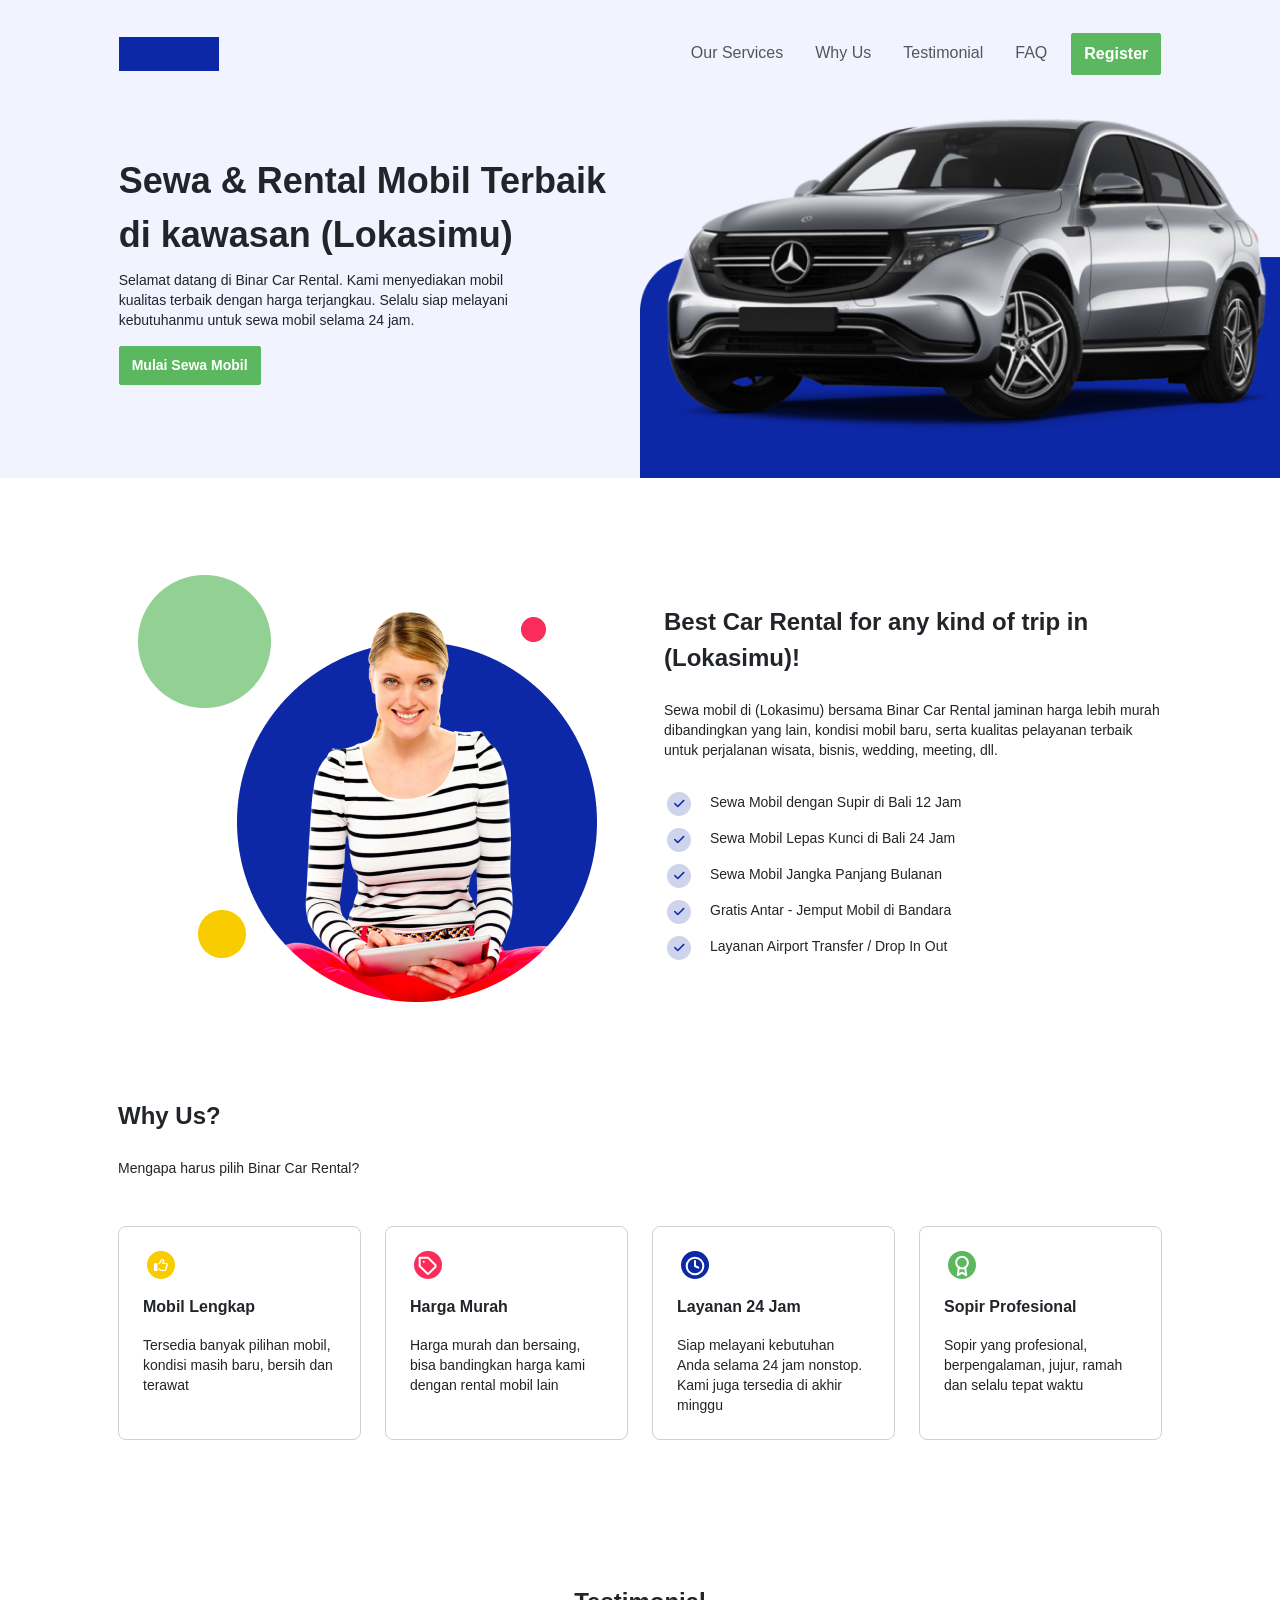
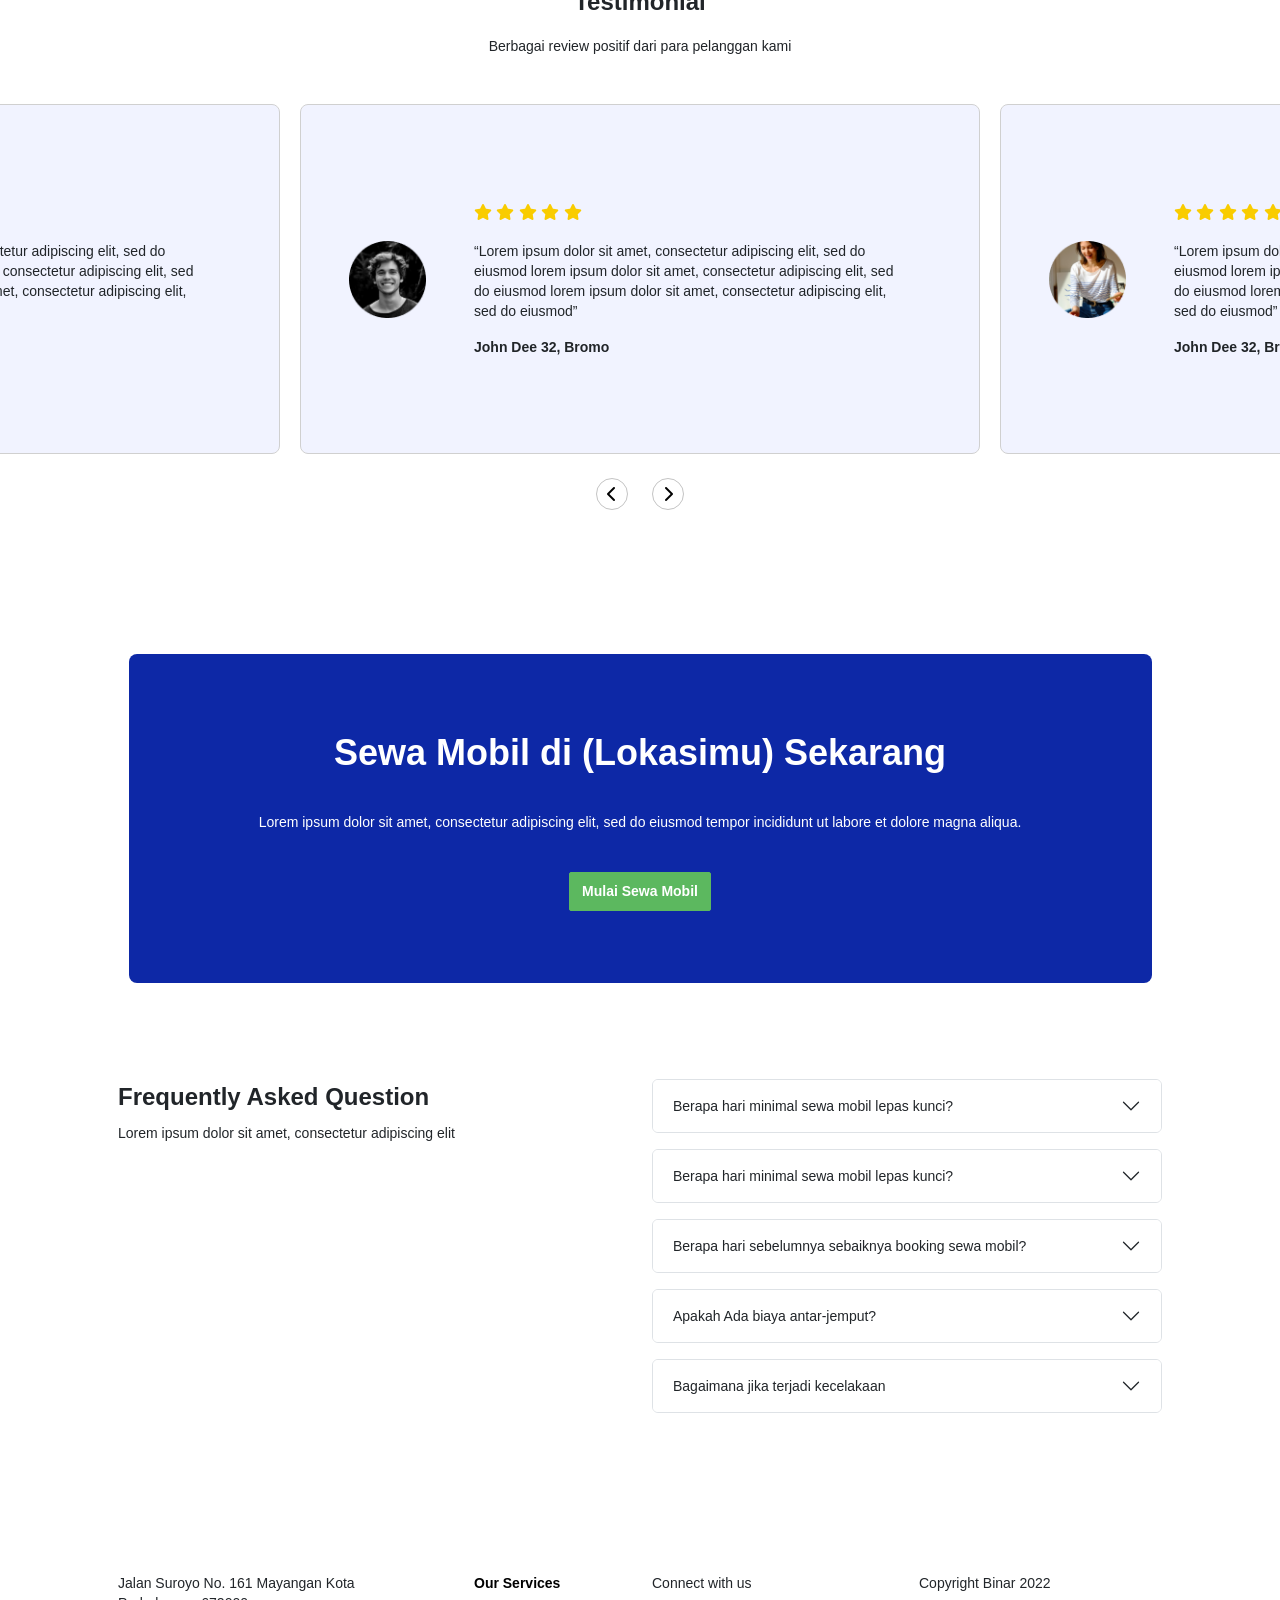
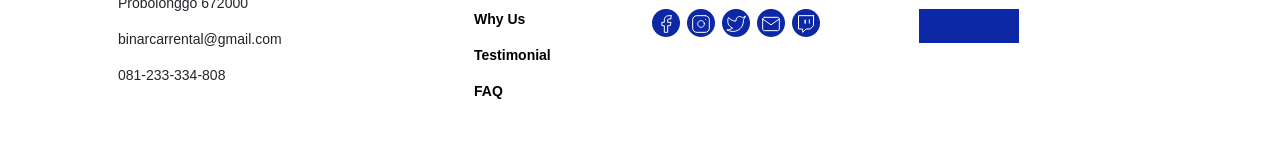
<file: public/index.html>
<!DOCTYPE html>
<html lang="en">

<head>
    <meta charset="UTF-8" />
    <meta name="viewport" content="width=device-width, initial-scale=1.0" />
    <!-- Bootstrap -->
    <link href="https://cdn.jsdelivr.net/npm/bootstrap@5.3.3/dist/css/bootstrap.min.css" rel="stylesheet" integrity="sha384-QWTKZyjpPEjISv5WaRU9OFeRpok6YctnYmDr5pNlyT2bRjXh0JMhjY6hW+ALEwIH" crossorigin="anonymous" />
    <!-- Font Helvetica Neue -->
    <link href="https://fonts.cdnfonts.com/css/helvetica-neue-5" rel="stylesheet" />
    <!-- Icons -->
    <link rel="stylesheet" href="https://cdnjs.cloudflare.com/ajax/libs/font-awesome/6.5.1/css/all.min.css" />

    <!-- Owl Carousel -->
    <link rel="stylesheet" href="https://cdnjs.cloudflare.com/ajax/libs/OwlCarousel2/2.3.4/assets/owl.carousel.min.css" integrity="sha512-tS3S5qG0BlhnQROyJXvNjeEM4UpMXHrQfTGmbQ1gKmelCxlSEBUaxhRBj/EFTzpbP4RVSrpEikbmdJobCvhE3g==" crossorigin="anonymous" referrerpolicy="no-referrer"
    />

    <link rel="stylesheet" href="https://cdnjs.cloudflare.com/ajax/libs/OwlCarousel2/2.3.4/assets/owl.theme.default.min.css" integrity="sha512-sMXtMNL1zRzolHYKEujM2AqCLUR9F2C4/05cdbxjjLSRvMQIciEPCQZo++nk7go3BtSuK9kfa/s+a4f4i5pLkw==" crossorigin="anonymous"
        referrerpolicy="no-referrer" />
    <!-- CSS File -->
    <link rel="stylesheet" href="css/styles.css" />
    <title>Landing page</title>
</head>

<body>
    <nav class="navbar navbar-expand-lg bg--blue">
        <div class="container-fluid col-lg-10 py-4 d-flex justify-content-between align-items-center">
            <a class="navbar-brand" href="/">
                <img src="images\logo.svg" alt="logo" />
            </a>
            <button class="navbar-toggler" type="button" data-bs-toggle="offcanvas" data-bs-target="#offcanvasNavbar" aria-controls="offcanvasNavbar" aria-expanded="false" aria-label="Toggle navigation">
        <span class="navbar-toggler-icon"></span>
      </button>
            <div class="offcanvas offcanvas-end sm-w-50" tabindex="-1" id="offcanvasNavbar" aria-labelledby="offcanvasNavbarLabel">
                <div class="offcanvas-header">
                    <h5 class="offcanvas-title" id="offcanvasNavbarLabel">BCR</h5>
                    <button type="button" class="btn-close" data-bs-dismiss="offcanvas" aria-label="Close"></button>
                </div>
                <div class="offcanvas-body py-0">
                    <ul class="navbar-nav gap-3 justify-content-end flex-grow-1 me-auto mb-2 mb-lg-0">
                        <li class="nav-item">
                            <a class="nav-link" aria-current="page" href="#our-services">Our Services</a>
                        </li>
                        <li class="nav-item">
                            <a class="nav-link" aria-current="page" href="#why-us">Why Us</a>
                        </li>
                        <li class="nav-item">
                            <a class="nav-link" aria-current="page" href="#testimonial">Testimonial</a>
                        </li>
                        <li class="nav-item">
                            <a class="nav-link" aria-current="page" href="#FAQ">FAQ</a>
                        </li>
                        <li class="nav-item">
                            <button type="button" class="btn--primary-green">Register</button>
                        </li>
                    </ul>
                </div>
            </div>
        </div>
    </nav>


    <section id="hero" class="bg--blue mb-5">
        <article class="row no-margin align-items-center justify-content-end">
            <div class="col-lg-5 col-sm col-md align-items-center">
                <h1 class="header__title">
                    Sewa & Rental Mobil Terbaik di kawasan (Lokasimu)
                </h1>
                <div class="col-sm-10">
                    <p class="header__article mt-2 text-sm-start">
                        Selamat datang di Binar Car Rental. Kami menyediakan mobil kualitas terbaik dengan harga terjangkau. Selalu siap melayani kebutuhanmu untuk sewa mobil selama 24 jam.
                    </p>
                </div>
                <a href="/">
                    <button class="btn--primary-green mb-5">Mulai Sewa Mobil</button>
                </a>
            </div>
            <div class="no-padding col-10 col-lg-6 col-sm-12 col-md-12 d-flex justify-content-end">
                <img src="images\img_car.png" style="max-width: 100%; height: auto" class="img-fluid " alt="car" loading="lazy" />
            </div>
        </article>
    </section>

    <section id="our-services" class="container px-5 py-5 mb-5 align-items-center justify-content-center">
        <article class="row align-items-center g-5 justify-content-center">
            <div class="col-10 col-sm-12 col-lg-6">
                <img src="images/img_service.png" style="max-width: 100%; height: auto" class="me-5 d-block mx-lg-auto img-fluid" alt="service lady" loading="lazy" />
            </div>
            <div class="col-lg-6">
                <h2 class="services__title pb-3 fw-bold">
                    Best Car Rental for any kind of trip in (Lokasimu)!
                </h2>
                <p class="col-lg-12 services__article pb-3">
                    Sewa mobil di (Lokasimu) bersama Binar Car Rental jaminan harga lebih murah dibandingkan yang lain, kondisi mobil baru, serta kualitas pelayanan terbaik untuk perjalanan wisata, bisnis, wedding, meeting, dll.
                </p>
                <div class="d-flex flex-row gap-3">
                    <span class="fa-stack fa-2x fa-xs">
            <i class="fas fa-circle fa-stack-2x color-primary-blue-01"></i>
            <i class="fas fa-check fa-stack-1x fa-inverse color-primary-blue-04"></i>
          </span>
                    <p class="services__article leading-5">
                        Sewa Mobil dengan Supir di Bali 12 Jam
                    </p>
                </div>
                <div class="d-flex flex-row gap-3">
                    <span class="fa-stack fa-2x fa-xs">
            <i class="fas fa-circle fa-stack-2x color-primary-blue-01"></i>
            <i class="fas fa-check fa-stack-1x fa-inverse color-primary-blue-04"></i>
          </span>
                    <p class="services__article leading-5">
                        Sewa Mobil Lepas Kunci di Bali 24 Jam
                    </p>
                </div>
                <div class="d-flex flex-row gap-3">
                    <span class="fa-stack fa-2x fa-xs">
            <i class="fas fa-circle fa-stack-2x color-primary-blue-01"></i>
            <i class="fas fa-check fa-stack-1x fa-inverse color-primary-blue-04"></i>
          </span>
                    <p class="services__article leading-5">
                        Sewa Mobil Jangka Panjang Bulanan
                    </p>
                </div>
                <div class="d-flex flex-row gap-3">
                    <span class="fa-stack fa-2x fa-xs">
            <i class="fas fa-circle fa-stack-2x color-primary-blue-01"></i>
            <i class="fas fa-check fa-stack-1x fa-inverse color-primary-blue-04"></i>
          </span>
                    <p class="services__article leading-5">
                        Gratis Antar - Jemput Mobil di Bandara
                    </p>
                </div>
                <div class="d-flex flex-row gap-3">
                    <span class="fa-stack fa-2x fa-xs">
            <i class="fas fa-circle fa-stack-2x color-primary-blue-01"></i>
            <i class="fas fa-check fa-stack-1x fa-inverse color-primary-blue-04"></i>
          </span>
                    <p class="services__article leading-5">
                        Layanan Airport Transfer / Drop In Out
                    </p>
                </div>
            </div>
        </article>
    </section>

    <section id="why-us" class="container d-flex flex-column px-5 pb-5 mb-5 align-items-start">
        <div class="row">
            <h2 class="why-us__title fw-bold mb-4">Why Us?</h2>
            <p class="why-us__article mb-5">Mengapa harus pilih Binar Car Rental?</p>
            <div class="d-flex flex-column gap-4">
                <div class="row card-row">
                    <div class="col-sm">
                        <div class="card">
                            <div class="card-body p-4">
                                <span class="fa-stack fa-2x fa-sm mb-3">
                  <i class="fas fa-circle fa-stack-2x" style="color: var(--danger)"></i>
                  <i class="fa-regular fa-thumbs-up fa-stack-1x fa-inverse"></i>
                </span>
                                <h5 class="card-title mb-3">Mobil Lengkap</h5>
                                <p class="card-text">
                                    Tersedia banyak pilihan mobil, kondisi masih baru, bersih dan terawat
                                </p>
                            </div>
                        </div>
                    </div>
                    <div class="col-sm">
                        <div class="card">
                            <div class="card-body p-4">
                                <span class="fa-stack fa-2x fa-sm mb-3">
                  <i class="fas fa-circle fa-stack-2x" style="color: #fa2c5a"></i>
                  <i class="fa-stack-1x fa-inverse">
                    <img src="images\fi_tag.svg" />
                  </i>
                </span>
                                <h5 class="card-title mb-3">Harga Murah</h5>
                                <p class="card-text">
                                    Harga murah dan bersaing, bisa bandingkan harga kami dengan rental mobil lain
                                </p>
                            </div>
                        </div>
                    </div>
                    <div class="col-sm">
                        <div class="card">
                            <div class="card-body p-4">
                                <span class="fa-stack fa-2x fa-sm mb-3">
                  <i class="fas fa-circle fa-stack-2x" style="color: var(--primary-blue-04)"></i>
                  <i class="fa-stack-1x fa-inverse">
                    <img src="images\fi_clock.svg" />
                  </i>
                </span>
                                <h5 class="card-title mb-3">Layanan 24 Jam</h5>
                                <p class="card-text">
                                    Siap melayani kebutuhan Anda selama 24 jam nonstop. Kami juga tersedia di akhir minggu
                                </p>
                            </div>
                        </div>
                    </div>
                    <div class="col-sm">
                        <div class="card">
                            <div class="card-body p-4">
                                <span class="fa-stack fa-2x fa-sm mb-3">
                  <i class="fas fa-circle fa-stack-2x" style="color: var(--primary-green-04)"></i>
                  <i class="fa-stack-1x fa-inverse">
                    <img src="images\fi_award.svg" />
                  </i>
                </span>
                                <h5 class="card-title mb-3">Sopir Profesional</h5>
                                <p class="card-text">
                                    Sopir yang profesional, berpengalaman, jujur, ramah dan selalu tepat waktu
                                </p>
                            </div>
                        </div>
                    </div>
                </div>
            </div>
        </div>
    </section>

    <section id="testimonial" class="d-flex flex-column align-items-center my-5 py-5">
        <h2 class="testimonial__title fw-bold mb-3">Testimonial</h2>
        <p class="testimonial__article mb-5">
            Berbagai review positif dari para pelanggan kami
        </p>
        <div id="slider" class="owl-carousel owl-theme">
            <div class="card col-lg-12 px-5 py-5 bg--blue align-items-center justify-items-center">
                <div class="row d-flex align-items-center justify-items-center gap-4">
                    <div class="col-lg-2 col-md-5 col-sm-5">
                        <img src="images\img_testi1.png" />
                    </div>
                    <div class="col-lg-9 my-5">
                        <i class="fa-solid fa-star" style="color: var(--danger)"></i>
                        <i class="fa-solid fa-star" style="color: var(--danger)"></i>
                        <i class="fa-solid fa-star" style="color: var(--danger)"></i>
                        <i class="fa-solid fa-star" style="color: var(--danger)"></i>
                        <i class="fa-solid fa-star" style="color: var(--danger)"></i>
                        <p class="card-text my-3">
                            “Lorem ipsum dolor sit amet, consectetur adipiscing elit, sed do eiusmod lorem ipsum dolor sit amet, consectetur adipiscing elit, sed do eiusmod lorem ipsum dolor sit amet, consectetur adipiscing elit, sed do eiusmod”
                        </p>
                        <p class="card-text fw-bold">John Dee 32, Bromo</p>
                    </div>
                </div>
            </div>
            <div class="card col-lg-12 px-5 py-5 bg--blue">
                <div class="row d-flex align-items-center justify-items-center gap-4">
                    <div class="col-lg-2 col-md-5">
                        <img src="images\img_testi2.png" />
                    </div>
                    <div class="col-lg-9 my-5">
                        <i class="fa-solid fa-star" style="color: var(--danger)"></i>
                        <i class="fa-solid fa-star" style="color: var(--danger)"></i>
                        <i class="fa-solid fa-star" style="color: var(--danger)"></i>
                        <i class="fa-solid fa-star" style="color: var(--danger)"></i>
                        <i class="fa-solid fa-star" style="color: var(--danger)"></i>
                        <p class="card-text my-3">
                            “Lorem ipsum dolor sit amet, consectetur adipiscing elit, sed do eiusmod lorem ipsum dolor sit amet, consectetur adipiscing elit, sed do eiusmod lorem ipsum dolor sit amet, consectetur adipiscing elit, sed do eiusmod”
                        </p>
                        <p class="card-text fw-bold">John Dee 32, Bromo</p>
                    </div>
                </div>
            </div>
        </div>
        <div class="carousel-button__custom mt-4">
            <div class="carousel-button__previous">
                <span class="arrow-circle left"><i class="fas fa-chevron-left"></i></span>
            </div>
            <div class="carousel-button__next">
                <span class="arrow-circle right"><i class="fas fa-chevron-right"></i></span>
            </div>
        </div>
    </section>

    <section id="jumbotron" class="container my-5 py-5">
        <div class="container col-lg-11 p-5 text-center rounded-3" style="background-color: var(--primary-blue-04)">
            <h1 class="jumbotron__title p-4" style="color: white">
                Sewa Mobil di (Lokasimu) Sekarang
            </h1>
            <p class="jumbotron__article pb-4" style="color: white">
                Lorem ipsum dolor sit amet, consectetur adipiscing elit, sed do eiusmod tempor incididunt ut labore et dolore magna aliqua.
            </p>
            <a href="/">
                <button class="btn--primary-green mb-4">Mulai Sewa Mobil</button>
            </a>
        </div>
    </section>

    <section id="FAQ" class="container my-5 px-5 pb-5 align-items-start">
        <div class="row">
            <div class="col-md-6">
                <h1 class="FAQ__title">Frequently Asked Question</h1>
                <p class="FAQ__article">
                    Lorem ipsum dolor sit amet, consectetur adipiscing elit
                </p>
            </div>
            <div class="col-md-6">
                <div class="row mb-3">
                    <div>
                        <div class="accordion" id="accordionGroup1">
                            <div class="accordion-item">
                                <h2 class="accordion-header">
                                    <button class="accordion-button collapsed FAQ__article" type="button" data-bs-toggle="collapse" data-bs-target="#collapseOne" aria-expanded="false" aria-controls="collapseOne">
                    Berapa hari minimal sewa mobil lepas kunci?
                  </button>
                                </h2>
                                <div id="collapseOne" class="accordion-collapse collapse" data-bs-parent="#accordionGroup1">
                                    <div class="accordion-body">
                                        <p class="FAQ__article">
                                            Lorem ipsum dolor sit amet, consectetur adipiscing elit, sed do eiusmod tempor incididunt ut labore et dolore magna aliqua. Ut enim ad minim veniam, quis nostrud exercitation ullamco laboris nisi ut aliquip ex ea commodo consequat. Duis aute irure dolor
                                            in reprehenderit in voluptate velit esse cillum dolore eu fugiat nulla pariatur. Excepteur sint occaecat cupidatat non proident, sunt in culpa qui officia deserunt mollit anim id est laborum.
                                        </p>
                                    </div>
                                </div>
                            </div>
                        </div>
                    </div>
                </div>

                <div class="row mb-3">
                    <div>
                        <div class="accordion" id="accordionGroup2">
                            <div class="accordion-item">
                                <h2 class="accordion-header">
                                    <button class="accordion-button collapsed FAQ__article" type="button" data-bs-toggle="collapse" data-bs-target="#collapseTwo" aria-expanded="false" aria-controls="collapseTwo">
                    Berapa hari minimal sewa mobil lepas kunci?
                  </button>
                                </h2>
                                <div id="collapseTwo" class="accordion-collapse collapse" data-bs-parent="#accordionGroup2">
                                    <div class="accordion-body">
                                        <p class="FAQ__article">
                                            Lorem ipsum dolor sit amet, consectetur adipiscing elit, sed do eiusmod tempor incididunt ut labore et dolore magna aliqua. Ut enim ad minim veniam, quis nostrud exercitation ullamco laboris nisi ut aliquip ex ea commodo consequat. Duis aute irure dolor
                                            in reprehenderit in voluptate velit esse cillum dolore eu fugiat nulla pariatur. Excepteur sint occaecat cupidatat non proident, sunt in culpa qui officia deserunt mollit anim id est laborum.
                                        </p>
                                    </div>
                                </div>
                            </div>
                        </div>
                    </div>
                </div>

                <div class="row mb-3">
                    <div>
                        <div class="accordion" id="accordionGroup3">
                            <div class="accordion-item">
                                <h2 class="accordion-header">
                                    <button class="accordion-button collapsed FAQ__article" type="button" data-bs-toggle="collapse" data-bs-target="#collapseThree" aria-expanded="false" aria-controls="collapseThree">
                    Berapa hari sebelumnya sebaiknya booking sewa mobil?
                  </button>
                                </h2>
                                <div id="collapseThree" class="accordion-collapse collapse" data-bs-parent="#accordionGroup3">
                                    <div class="accordion-body">
                                        <p class="FAQ__article">
                                            Lorem ipsum dolor sit amet, consectetur adipiscing elit, sed do eiusmod tempor incididunt ut labore et dolore magna aliqua. Ut enim ad minim veniam, quis nostrud exercitation ullamco laboris nisi ut aliquip ex ea commodo consequat. Duis aute irure dolor
                                            in reprehenderit in voluptate velit esse cillum dolore eu fugiat nulla pariatur. Excepteur sint occaecat cupidatat non proident, sunt in culpa qui officia deserunt mollit anim id est laborum.
                                        </p>
                                    </div>
                                </div>
                            </div>
                        </div>
                    </div>
                </div>

                <div class="row mb-3">
                    <div>
                        <div class="accordion" id="accordionGroup4">
                            <div class="accordion-item">
                                <h2 class="accordion-header">
                                    <button class="accordion-button collapsed FAQ__article" type="button" data-bs-toggle="collapse" data-bs-target="#collapseFour" aria-expanded="false" aria-controls="collapseFour">
                    Apakah Ada biaya antar-jemput?
                  </button>
                                </h2>
                                <div id="collapseFour" class="accordion-collapse collapse" data-bs-parent="#accordionGroup4">
                                    <div class="accordion-body">
                                        <p class="FAQ__article">
                                            Lorem ipsum dolor sit amet, consectetur adipiscing elit, sed do eiusmod tempor incididunt ut labore et dolore magna aliqua. Ut enim ad minim veniam, quis nostrud exercitation ullamco laboris nisi ut aliquip ex ea commodo consequat. Duis aute irure dolor
                                            in reprehenderit in voluptate velit esse cillum dolore eu fugiat nulla pariatur. Excepteur sint occaecat cupidatat non proident, sunt in culpa qui officia deserunt mollit anim id est laborum.
                                        </p>
                                    </div>
                                </div>
                            </div>
                        </div>
                    </div>
                </div>

                <div class="row mb-3">
                    <div>
                        <div class="accordion" id="accordionGroup5">
                            <div class="accordion-item">
                                <h2 class="accordion-header">
                                    <button class="accordion-button collapsed FAQ__article" type="button" data-bs-toggle="collapse" data-bs-target="#collapseFive" aria-expanded="false" aria-controls="collapseFive">
                    Bagaimana jika terjadi kecelakaan
                  </button>
                                </h2>
                                <div id="collapseFive" class="accordion-collapse collapse" data-bs-parent="#accordionGroup5">
                                    <div class="accordion-body">
                                        <p class="FAQ__article">
                                            Lorem ipsum dolor sit amet, consectetur adipiscing elit, sed do eiusmod tempor incididunt ut labore et dolore magna aliqua. Ut enim ad minim veniam, quis nostrud exercitation ullamco laboris nisi ut aliquip ex ea commodo consequat. Duis aute irure dolor
                                            in reprehenderit in voluptate velit esse cillum dolore eu fugiat nulla pariatur. Excepteur sint occaecat cupidatat non proident, sunt in culpa qui officia deserunt mollit anim id est laborum.
                                        </p>
                                    </div>
                                </div>
                            </div>
                        </div>
                    </div>
                </div>
            </div>
    </section>

    <section id="footer" class="container px-5 py-5 align-items-start">
        <div class="row">
            <div class="col-md-4 pe-5 footer__article">
                <p>Jalan Suroyo No. 161 Mayangan Kota Probolonggo 672000</p>
                <p>binarcarrental@gmail.com</p>
                <p>081-233-334-808</p>
            </div>
            <div class="col-md-2">
                <a href="#our-services">
                    <p class="footer__article fw-bold">Our Services</p>
                </a>
                <a href="#why-us">
                    <p class="footer__article fw-bold">Why Us</p>
                </a>
                <a href="#testimonial">
                    <p class="footer__article fw-bold">Testimonial</p>
                </a>
                <a href="#FAQ">
                    <p class="footer__article fw-bold">FAQ</p>
                </a>
            </div>
            <div class="col-md-3">
                <p class="footer__article">Connect with us</p>
                <div class="row ps-2">
                    <span class="fa-stack fa-2x fa-sm mb-3">
            <i class="fas fa-circle fa-stack-2x" style="color: var(--primary-blue-04)"></i>
            <i class="fa-stack-1x fa-inverse">
              <img src="images\fi_facebook.svg" />
            </i>
          </span>
                    <span class="fa-stack fa-2x fa-sm mb-3">
            <i class="fas fa-circle fa-stack-2x" style="color: var(--primary-blue-04)"></i>
            <i class="fa-stack-1x fa-inverse">
              <img src="images\fi_instagram.svg" />
            </i>
          </span>
                    <span class="fa-stack fa-2x fa-sm mb-3">
            <i class="fas fa-circle fa-stack-2x" style="color: var(--primary-blue-04)"></i>
            <i class="fa-stack-1x fa-inverse">
              <img src="images\fi_twitter.svg" />
            </i>
          </span>
                    <span class="fa-stack fa-2x fa-sm mb-3">
            <i class="fas fa-circle fa-stack-2x" style="color: var(--primary-blue-04)"></i>
            <i class="fa-stack-1x fa-inverse">
              <img src="images\fi_mail.svg" />
            </i>
          </span>
                    <span class="fa-stack fa-2x fa-sm mb-3">
            <i class="fas fa-circle fa-stack-2x" style="color: var(--primary-blue-04)"></i>
            <i class="fa-stack-1x fa-inverse">
              <img src="images\fi_twitch.svg" />
            </i>
          </span>
                </div>
            </div>
            <div class="col">
                <p class="footer__article">Copyright Binar 2022</p>
                <a class="navbar-brand" href="/">
                    <img src="images\logo.svg" alt="logo" />
                </a>
            </div>
        </div>
    </section>

    <!-- Owl Carousel JS -->
    <script src="https://cdnjs.cloudflare.com/ajax/libs/jquery/3.6.0/jquery.min.js" integrity="sha512-894YE6QWD5I59HgZOGReFYm4dnWc1Qt5NtvYSaNcOP+u1T9qYdvdihz0PPSiiqn/+/3e7Jo4EaG7TubfWGUrMQ==" crossorigin="anonymous" referrerpolicy="no-referrer"></script>

    <script src="https://cdnjs.cloudflare.com/ajax/libs/OwlCarousel2/2.3.4/owl.carousel.min.js" integrity="sha512-bPs7Ae6pVvhOSiIcyUClR7/q2OAsRiovw4vAkX+zJbw3ShAeeqezq50RIIcIURq7Oa20rW2n2q+fyXBNcU9lrw==" crossorigin="anonymous" referrerpolicy="no-referrer"></script>

    <script type="text/javascript">
        $(document).ready(function() {
            var owl = $("#slider");

            owl.owlCarousel({
                loop: true,
                margin: 20,
                nav: false,
                // navText: [prevIcon, nextIcon],
                autoplay: false,
                dots: false,
                responsive: {
                    0: {
                        items: 1,
                    },
                    577: {
                        items: 1,
                        stagePadding: 180,
                    },
                    1080: {
                        items: 1,
                        stagePadding: 300,
                    },
                },
            });

            // Custom Button
            $(".carousel-button__next").click(function() {
                owl.trigger("next.owl.carousel");
            });
            $(".carousel-button__previous").click(function() {
                owl.trigger("prev.owl.carousel");
            });
        });
    </script>

    <!-- Bootstrap+Popper JS untuk Accordion -->
    <script src="https://cdn.jsdelivr.net/npm/bootstrap@5.0.2/dist/js/bootstrap.bundle.min.js" integrity="sha384-MrcW6ZMFYlzcLA8Nl+NtUVF0sA7MsXsP1UyJoMp4YLEuNSfAP+JcXn/tWtIaxVXM" crossorigin="anonymous">
    </script>
</body>

</html>
</file>
<file: public/css/styles.css>
:root {
    --primary-blue-01: #cfd4ed;
    --primary-blue-02: #aeb7e1;
    --primary-blue-03: #5e70c4;
    --primary-blue-04: #0d28a6;
    --primary-blue-05: #091b6f;
    --primary-green-01: #def1df;
    --primary-green-02: #c9e7ca;
    --primary-green-03: #92d094;
    --primary-green-04: #5cb85f;
    --primary-green-05: #3d7b3f;
    --success: #73ca5c;
    --danger: #f9cc00;
    --warning: #fa2c5a;
}

html,
body {
    width: 100%;
    height: 100%;
    margin: 0;
    padding: 0;
    box-sizing: border-box;
    font-family: "Helvetica Neue", "Helvetica", "Arial", sans-serif;
    text-decoration: none;
    transition: 0.3s linear;
}

.offcanvas.show {
    background-color: #ffffff !important;
    z-index: 10;
}

a {
    color: black;
    font-size: 14px;
    font-weight: 400;
    text-decoration: none;
}

.no-margin {
    margin: 0px;
}

.no-padding {
    padding: 0px;
}

.bg--blue {
    background-color: #f1f3ff;
}

.btn--primary-green {
    background-color: var(--primary-green-04);
    color: white;
    border: 1px solid var(--primary-green-04);
    border-radius: 2px;
    padding: 8px 12px 8px 12px;
    cursor: pointer;
    transition: 0.3s linear;
    font-weight: 700;
}

.btn--primary-green:hover {
    filter: brightness(0.9);
}

.btn--primary-green:active {
    filter: brightness(1.1);
}

.color-primary-blue-01 {
    color: var(--primary-blue-01);
}

.color-primary-blue-04 {
    color: var(--primary-blue-04);
}

.header__title,
.jumbotron__title {
    font-family: "Helvetica Neue", "Helvetica", "Arial", sans-serif;
    font-size: 36px;
    font-weight: 700;
    line-height: 54px;
}

.header__article,
.services__article,
.why-us__article,
.testimonial__article,
.card-text,
.jumbotron__article,
.FAQ__article,
.footer__article {
    font-family: "Helvetica";
    font-size: 14px;
    font-weight: 300;
    line-height: 20px;
}

.mr-152 {
    margin-right: 152px;
}

.services__title,
.why-us__title,
.testimonial__title,
.FAQ__title {
    font-family: "Helvetica Neue", "Helvetica", "Arial", sans-serif;
    font-size: 24px;
    font-weight: 700;
    line-height: 36px;
}

#testimonial {
    margin: 100px 0px 0px 0px;
}

.card {
    /* width: 268px; */
    /* height: 196px; */
    border-radius: 8px;
    border: 1px solid #d0d0d0;
    height: 100%;
}

.card-title {
    font-family: "Helvetica Neue", "Helvetica", "Arial", sans-serif;
    font-size: 16px;
    font-weight: 700;
    line-height: 24px;
}

nav {
    display: block;
}

.carousel-button__custom {
    position: relative;
    display: flex;
    justify-content: space-between;
    width: 88px;
}

.arrow-circle {
    display: flex;
    justify-content: center;
    align-items: center;
    width: 32px;
    height: 32px;
    border-radius: 50%;
    border-style: solid;
    border-color: #c4c4c4;
    border-width: 1px;
    background-color: transparent;
    transition: background-color 0.3s ease;
}

.arrow-circle:hover {
    background-color: var(--primary-green-04);
    border-style: none;
}

.arrow-circle i {
    color: black;
    transition: color 0.3s ease;
}

.arrow-circle:hover i {
    color: white;
}

@media (min-width: 1080px) {
    .offcanvas {
        max-width: 100%;
    }
}

@media (max-width: 1080px) {
    .offcanvas {
        max-width: 50%;
    }
    .why-us__article,
    .why-us__title {
        text-align: center;
    }
    #why-us .card-row {
        display: grid;
        grid-template-columns: repeat(2, 1fr);
        row-gap: 20px;
    }
    #why-us .card {
        flex: auto;
    }
}

@media (max-width: 576px) {
    #why-us .card-row {
        display: grid;
        grid-template-columns: repeat(1, 1fr);
        row-gap: 20px;
    }
    #why-us .card {
        flex: auto;
    }
    .owl-carousel .card {
        margin-left: 10px;
        margin-right: 10px;
    }
    .jumbotron__title {
        font-family: "Helvetica Neue", "Helvetica", "Arial", sans-serif;
        font-size: 24px;
        font-weight: 700;
        line-height: 36px;
    }
}
</file>
